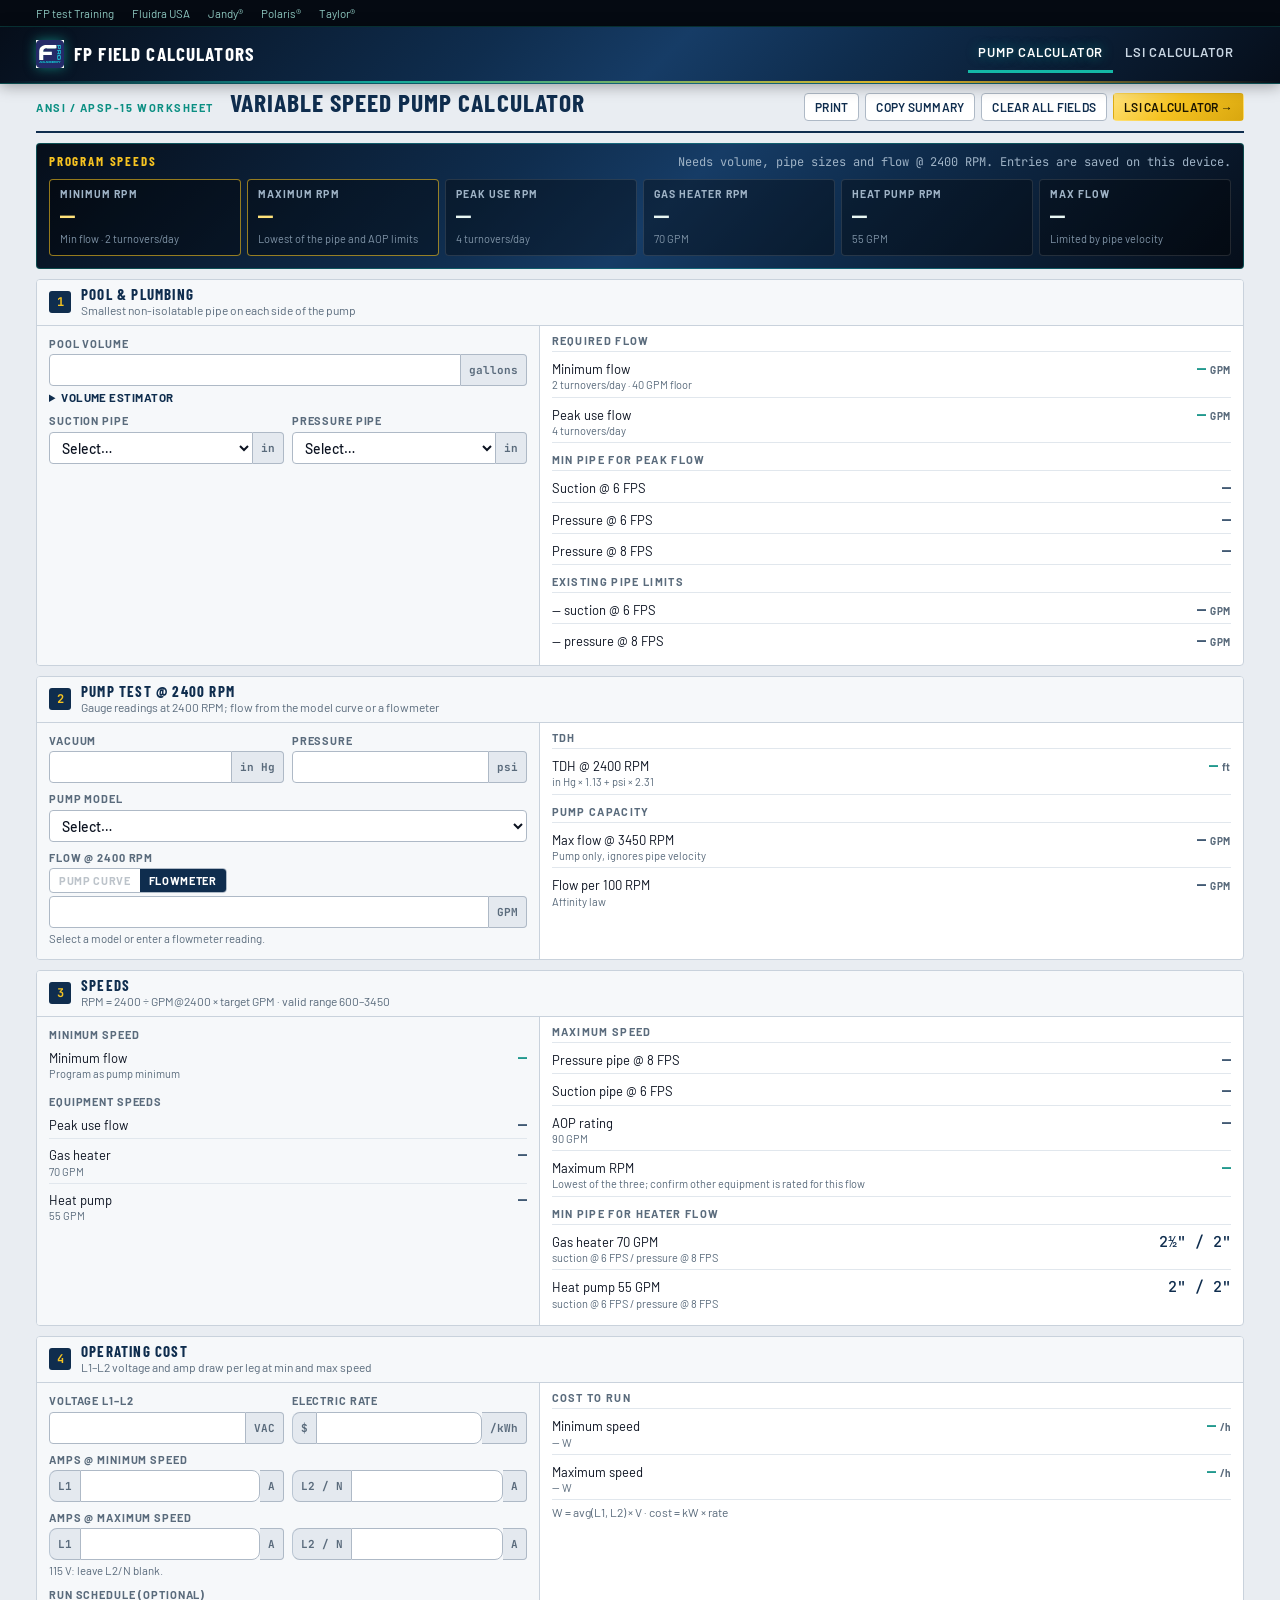
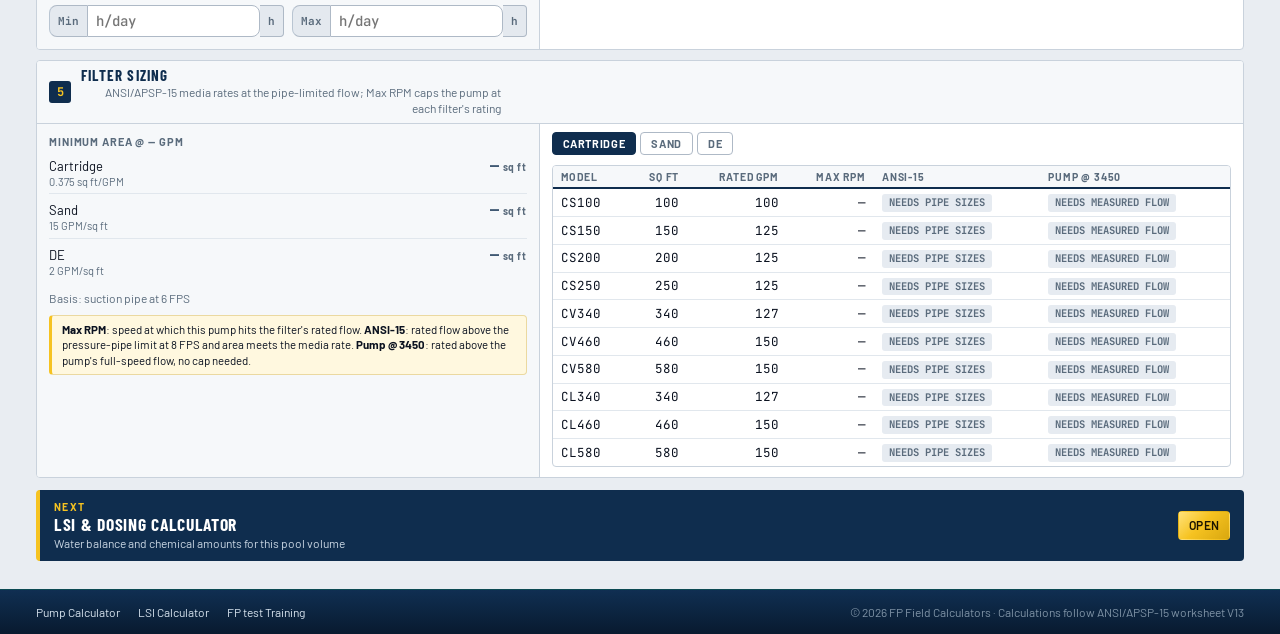
<file: index.html>
<!doctype html>
<html lang="en">
<head>
  <meta charset="utf-8">
  <meta name="viewport" content="width=device-width, initial-scale=1, viewport-fit=cover">
  <title>Variable Speed Pump Calculator</title>
  <meta name="description" content="ANSI/APSP-15 variable speed pump worksheet: flow rates, RPM settings, pipe velocity limits, filter sizing and operating cost.">
  <meta name="theme-color" content="#0F2D4E">
  <link rel="manifest" href="manifest.webmanifest">
  <link rel="icon" href="icon.svg" type="image/svg+xml">
  <link rel="preconnect" href="https://fonts.googleapis.com">
  <link rel="preconnect" href="https://fonts.gstatic.com" crossorigin>
  <link href="https://fonts.googleapis.com/css2?family=Barlow:wght@400;500;600;700&family=Barlow+Condensed:wght@600;700&family=JetBrains+Mono:wght@500;600&display=swap" rel="stylesheet">
  <link rel="stylesheet" href="css/styles.css">
</head>
<body>
  <a class="skip" href="#app">Skip to content</a>

  <div class="utility">
    <div class="wrap utility-in">
      <a href="https://fptestacademy.github.io/testacademy/" target="_blank" rel="noopener">FP test Training</a>
      <a href="https://www.fluidrausa.com/en" target="_blank" rel="noopener">Fluidra USA</a>
      <a href="https://www.jandy.com/en" target="_blank" rel="noopener">Jandy&reg;</a>
      <a href="https://www.polarispool.com/en" target="_blank" rel="noopener">Polaris&reg;</a>
      <a href="https://taylortechnologies.com/" target="_blank" rel="noopener">Taylor&reg;</a>
    </div>
  </div>
  <header class="site-header">
    <div class="wrap header-in">
      <a class="brand" href="index.html"><img src="icon.svg" alt=""><span>FP Field Calculators</span></a>
      <button class="menu-btn" id="menubtn" type="button" aria-expanded="false" aria-controls="navarea" aria-label="Menu"><span></span><span></span><span></span></button>
      <div class="nav-area" id="navarea">
        <nav class="nav" aria-label="Main">
          <a href="index.html" aria-current="page">Pump Calculator</a>
          <a href="lsi.html">LSI Calculator</a>
        </nav>
      </div>
    </div>
  </header>

  <main id="app" tabindex="-1">
    <div class="wrap">
      <div class="page-title">
        <span class="eyebrow">ANSI / APSP-15 worksheet</span>
        <h1>Variable Speed Pump Calculator</h1>
                <div class="page-actions no-print">
          <button class="btn btn-ghost btn-sm" id="printBtn" type="button">Print</button>
          <button class="btn btn-ghost btn-sm" id="copyBtn" type="button">Copy summary</button>
          <button class="btn btn-ghost btn-sm" id="clearBtn" type="button">Clear all fields</button>
          <a class="btn btn-accent btn-sm" href="lsi.html">LSI Calculator &rarr;</a>
        </div>
      </div>

      <section class="hero" aria-labelledby="heroTitle">
        <div class="hero-head">
          <div class="hero-title" id="heroTitle">Program speeds</div>
          <p class="hero-note" id="heroNote">Enter the pool, plumbing and pump readings below. Entries are saved on this device until you clear them.</p>
        </div>
        <div class="tiles">
          <div class="tile is-key"><span class="tile-label">Minimum RPM</span><span class="tile-value" id="tMin">—</span><span class="tile-sub">Min flow · 2 turnovers/day</span></div>
          <div class="tile is-key"><span class="tile-label">Maximum RPM</span><span class="tile-value" id="tMax">—</span><span class="tile-sub" id="tMaxSub">Lowest of pipe / AOP limits</span></div>
          <div class="tile"><span class="tile-label">Peak use RPM</span><span class="tile-value" id="tPeak">—</span><span class="tile-sub">4 turnovers/day</span></div>
          <div class="tile"><span class="tile-label">Gas heater RPM</span><span class="tile-value" id="tHeater">—</span><span class="tile-sub">70 GPM</span></div>
          <div class="tile"><span class="tile-label">Heat pump RPM</span><span class="tile-value" id="tHeatPump">—</span><span class="tile-sub">55 GPM</span></div>
          <div class="tile"><span class="tile-label">Max flow</span><span class="tile-value" id="tMaxGpm">—</span><span class="tile-sub" id="tMaxGpmSub">Pipe velocity limit</span></div>
        </div>
      </section>

      <div class="steps">

        <!-- STEP 1 -->
        <section class="step" aria-labelledby="s1">
          <div class="step-head"><span class="step-n">1</span><div><h2 id="s1">Pool &amp; plumbing</h2><p>Smallest non-isolatable pipe on each side of the pump</p></div></div>
          <div class="step-body">
            <div class="inputs">
              <div class="field">
                <label for="volume">Pool volume</label>
                <div class="control"><input type="number" id="volume" inputmode="decimal" min="0" step="100"><span class="unit">gallons</span></div>
                <details class="more">
                  <summary>Volume estimator</summary>
                  <div class="two" style="margin-top:8px">
                    <div class="field"><label for="estShape">Shape</label><select id="estShape"><option value="7.5">Rectangle</option><option value="5.9">Round / oval</option><option value="7.0">Kidney / freeform</option></select></div>
                    <div class="field"><label for="estLen">Length</label><div class="control"><input type="number" id="estLen" inputmode="decimal" min="0" step="1" placeholder="30"><span class="unit">ft</span></div></div>
                    <div class="field"><label for="estWid">Width</label><div class="control"><input type="number" id="estWid" inputmode="decimal" min="0" step="1" placeholder="15"><span class="unit">ft</span></div></div>
                    <div class="field"><label for="estDepth">Average depth</label><div class="control"><input type="number" id="estDepth" inputmode="decimal" min="0" step="0.5" placeholder="5"><span class="unit">ft</span></div></div>
                  </div>
                  <div class="row" style="margin-top:10px"><span class="small muted">Estimate: <strong id="estOut">—</strong></span><button type="button" class="btn btn-ghost btn-sm" id="estUse">Use this volume</button></div>
                </details>
              </div>
              <div class="two">
                <div class="field">
                  <label for="suction">Suction pipe</label>
                  <div class="control"><select id="suction"><option value="">Select…</option><option value="1">1</option><option value="1.5">1½</option><option value="2">2</option><option value="2.5">2½</option><option value="3">3</option><option value="4">4</option><option value="6">6</option></select><span class="unit">in</span></div>
                </div>
                <div class="field">
                  <label for="pressure">Pressure pipe</label>
                  <div class="control"><select id="pressure"><option value="">Select…</option><option value="1">1</option><option value="1.5">1½</option><option value="2">2</option><option value="2.5">2½</option><option value="3">3</option><option value="4">4</option><option value="6">6</option></select><span class="unit">in</span></div>
                </div>
              </div>
            </div>
            <div class="results">
              <h3>Required flow</h3>
              <div class="kv is-key"><span class="k">Minimum flow<small>2 turnovers/day · 40 GPM floor</small></span><span class="v"><span id="minFlow">—</span><small>GPM</small></span></div>
              <div class="kv is-key"><span class="k">Peak use flow<small>4 turnovers/day</small></span><span class="v"><span id="peakFlow">—</span><small>GPM</small></span></div>
              <h3>Min pipe for peak flow</h3>
              <div class="kv"><span class="k">Suction @ 6 FPS</span><span class="v" id="minSuction6">—</span></div>
              <div class="kv"><span class="k">Pressure @ 6 FPS</span><span class="v" id="minPressure6">—</span></div>
              <div class="kv"><span class="k">Pressure @ 8 FPS</span><span class="v" id="minPressure8">—</span></div>
              <h3>Existing pipe limits</h3>
              <div class="kv"><span class="k"><span id="lblSuction">—</span> suction @ 6 FPS</span><span class="v"><span id="maxGpmSuction">—</span><small>GPM</small></span></div>
              <div class="kv"><span class="k"><span id="lblPressure">—</span> pressure @ 8 FPS</span><span class="v"><span id="maxGpmPressure">—</span><small>GPM</small></span></div>
            </div>
          </div>
        </section>

        <!-- STEP 2 -->
        <section class="step" aria-labelledby="s2">
          <div class="step-head"><span class="step-n">2</span><div><h2 id="s2">Pump test @ 2400 RPM</h2><p>Gauge readings at 2400 RPM; flow from the model curve or a flowmeter</p></div></div>
          <div class="step-body">
            <div class="inputs">
              <div class="two">
                <div class="field"><label for="vacuum">Vacuum</label><div class="control"><input type="number" id="vacuum" inputmode="decimal" min="0" step="0.5"><span class="unit">in Hg</span></div></div>
                <div class="field"><label for="psi">Pressure</label><div class="control"><input type="number" id="psi" inputmode="decimal" min="0" step="0.5"><span class="unit">psi</span></div></div>
              </div>
              <div class="field">
                <label for="model">Pump model</label>
                <select id="model">
                  <option value="">Select…</option>
                  <option value="VSFHP130DVSP">VSFHP130DVSP</option>
                  <option value="VSFHP165DVSP">VSFHP165DVSP</option>
                  <option value="VSFHP185DVSP">VSFHP185DVSP</option>
                  <option value="VSFHP185DV2ASP">VSFHP185DV2ASP</option>
                  <option value="VSFHP270DV2ASP">VSFHP270DV2ASP</option>
                  <option value="VSFHP3802ASP">VSFHP3802ASP</option>
                  <option value="VSPHP270DV2ASP">VSPHP270DV2ASP</option>
                  <option value="VSSHP270DV2ASP">VSSHP270DV2ASP</option>
                  <option value="VSSHP3802ASP">VSSHP3802ASP</option>
                  <option value="other">Other / not listed</option>
                </select>
                
              </div>
              <div class="field">
                <label for="gpm2400">Flow @ 2400 RPM</label>
                <div class="row" style="gap:8px">
                  <span class="seg" role="group" aria-label="Flow source"><button type="button" id="srcCurve" aria-pressed="true">Pump curve</button><button type="button" id="srcMeter" aria-pressed="false">Flowmeter</button></span>
                </div>
                <div class="control"><input type="number" id="gpm2400" inputmode="decimal" min="1" step="1"><span class="unit">GPM</span></div>
                <span class="hint" id="flowHint"></span>
              </div>
            </div>
            <div class="results">
              <h3>TDH</h3>
              <div class="kv is-key"><span class="k">TDH @ 2400 RPM<small>in Hg × 1.13 + psi × 2.31</small></span><span class="v"><span id="tdh">—</span><small>ft</small></span></div>
              <div class="curve" id="curveBox" hidden>
                <h3><span id="curveTitle">Pump curve</span> · 2400 RPM</h3>
                <svg id="curveSvg" viewBox="0 0 420 220" role="img" aria-label="Pump curve at 2400 RPM with the operating point"></svg>
                <p class="small muted" id="curveNote" style="margin:0"></p>
              </div>
              <h3>Pump capacity</h3>
              <div class="kv"><span class="k">Max flow @ 3450 RPM<small>Pump only, ignores pipe velocity</small></span><span class="v"><span id="pumpMaxGpm">—</span><small>GPM</small></span></div>
              <div class="kv"><span class="k">Flow per 100 RPM<small>Affinity law</small></span><span class="v"><span id="gpmPerRpm">—</span><small>GPM</small></span></div>
            </div>
          </div>
        </section>

        <!-- STEP 3 -->
        <section class="step" aria-labelledby="s3">
          <div class="step-head"><span class="step-n">3</span><div><h2 id="s3">Speeds</h2><p>RPM = 2400 ÷ GPM@2400 × target GPM · valid range 600–3450</p></div></div>
          <div class="step-body">
            <div class="inputs">
              <div class="field"><span class="lbl">Minimum speed</span>
                <div class="kv is-key"><span class="k">Minimum flow<small>Program as pump minimum</small></span><span class="v" id="rpmMin">—</span></div>
              </div>
              <div class="field"><span class="lbl">Equipment speeds</span>
                <div class="kv"><span class="k">Peak use flow</span><span class="v" id="rpmPeak">—</span><p class="flag is-bad" id="flagPeak" hidden></p></div>
                <div class="kv"><span class="k">Gas heater<small>70 GPM</small></span><span class="v" id="rpmHeater">—</span><p class="flag is-bad" id="flagHeater" hidden></p></div>
                <div class="kv"><span class="k">Heat pump<small>55 GPM</small></span><span class="v" id="rpmHeatPump">—</span><p class="flag is-bad" id="flagHeatPump" hidden></p></div>
              </div>
            </div>
            <div class="results">
              <h3>Maximum speed</h3>
              <div class="kv"><span class="k">Pressure pipe @ 8 FPS</span><span class="v" id="maxRpmPressure">—</span></div>
              <div class="kv"><span class="k">Suction pipe @ 6 FPS</span><span class="v" id="maxRpmSuction">—</span></div>
              <div class="kv"><span class="k">AOP rating<small>90 GPM</small></span><span class="v" id="maxRpmAop">—</span></div>
              <div class="kv is-key"><span class="k">Maximum RPM<small>Lowest of the three; confirm other equipment is rated for this flow</small></span><span class="v" id="rpmMaxRec">—</span></div>
              <p class="flag is-info" id="flagMax" hidden></p>
              <h3>Min pipe for heater flow</h3>
              <div class="kv"><span class="k">Gas heater 70 GPM<small>suction @ 6 FPS / pressure @ 8 FPS</small></span><span class="v" id="pipeHeater">—</span></div>
              <div class="kv"><span class="k">Heat pump 55 GPM<small>suction @ 6 FPS / pressure @ 8 FPS</small></span><span class="v" id="pipeHeatPump">—</span></div>
            </div>
          </div>
        </section>

        <!-- STEP 4 -->
        <section class="step" aria-labelledby="s4">
          <div class="step-head"><span class="step-n">4</span><div><h2 id="s4">Operating cost</h2><p>L1–L2 voltage and amp draw per leg at min and max speed</p></div></div>
          <div class="step-body">
            <div class="inputs">
              <div class="two">
                <div class="field"><label for="volts">Voltage L1–L2</label><div class="control"><input type="number" id="volts" inputmode="decimal" min="0" step="1"><span class="unit">VAC</span></div></div>
                <div class="field"><label for="kwh">Electric rate</label><div class="control"><span class="unit" style="border-left:1.5px solid #B9C5D2;border-right:0;border-radius:8px 0 0 8px">$</span><input type="number" id="kwh" inputmode="decimal" min="0" step="0.01" style="border-radius:0 8px 8px 0"><span class="unit">/kWh</span></div></div>
              </div>
              <div class="field"><span class="lbl">Amps @ minimum speed</span>
                <div class="two">
                  <div class="control"><span class="unit" style="border-left:1.5px solid #B9C5D2;border-right:0;border-radius:8px 0 0 8px">L1</span><input type="number" id="ampsMinL1" inputmode="decimal" min="0" step="0.01" aria-label="L1 amps at minimum speed" style="border-radius:0 8px 8px 0"><span class="unit">A</span></div>
                  <div class="control"><span class="unit" style="border-left:1.5px solid #B9C5D2;border-right:0;border-radius:8px 0 0 8px">L2 / N</span><input type="number" id="ampsMinL2" inputmode="decimal" min="0" step="0.01" aria-label="L2 amps at minimum speed" style="border-radius:0 8px 8px 0"><span class="unit">A</span></div>
                </div>
              </div>
              <div class="field"><span class="lbl">Amps @ maximum speed</span>
                <div class="two">
                  <div class="control"><span class="unit" style="border-left:1.5px solid #B9C5D2;border-right:0;border-radius:8px 0 0 8px">L1</span><input type="number" id="ampsMaxL1" inputmode="decimal" min="0" step="0.01" aria-label="L1 amps at maximum speed" style="border-radius:0 8px 8px 0"><span class="unit">A</span></div>
                  <div class="control"><span class="unit" style="border-left:1.5px solid #B9C5D2;border-right:0;border-radius:8px 0 0 8px">L2 / N</span><input type="number" id="ampsMaxL2" inputmode="decimal" min="0" step="0.01" aria-label="L2 amps at maximum speed" style="border-radius:0 8px 8px 0"><span class="unit">A</span></div>
                </div>
                <span class="hint">115 V: leave L2/N blank.</span>
              </div>
              <div class="field"><span class="lbl">Run schedule (optional)</span>
                <div class="two">
                  <div class="control"><span class="unit" style="border-left:1.5px solid #B9C5D2;border-right:0;border-radius:8px 0 0 8px">Min</span><input type="number" id="hoursMin" inputmode="decimal" min="0" max="24" step="0.5" placeholder="h/day" aria-label="Hours per day at minimum speed" style="border-radius:0 8px 8px 0"><span class="unit">h</span></div>
                  <div class="control"><span class="unit" style="border-left:1.5px solid #B9C5D2;border-right:0;border-radius:8px 0 0 8px">Max</span><input type="number" id="hoursMax" inputmode="decimal" min="0" max="24" step="0.5" placeholder="h/day" aria-label="Hours per day at maximum speed" style="border-radius:0 8px 8px 0"><span class="unit">h</span></div>
                </div>
              </div>
            </div>
            <div class="results">
              <h3>Cost to run</h3>
              <div class="kv is-key"><span class="k">Minimum speed<small><span id="wMin">—</span> W</small></span><span class="v"><span id="costMin">—</span><small>/h</small></span></div>
              <div class="kv is-key"><span class="k">Maximum speed<small><span id="wMax">—</span> W</small></span><span class="v"><span id="costMax">—</span><small>/h</small></span></div>
              <div id="dailyBlock" hidden>
                <h3>Schedule</h3>
                <div class="kv"><span class="k">Per day</span><span class="v" id="costDay">—</span></div>
                <div class="kv"><span class="k">Per month (30 days)</span><span class="v" id="costMonth">—</span></div>
                <div class="kv"><span class="k">Per year</span><span class="v" id="costYear">—</span></div>
              </div>
              <p class="small muted">W = avg(L1, L2) × V · cost = kW × rate</p>
            </div>
          </div>
        </section>

        <!-- STEP 5 -->
        <section class="step" aria-labelledby="s5">
          <div class="step-head"><span class="step-n">5</span><div><h2 id="s5">Filter sizing</h2><p>ANSI/APSP-15 media rates at the pipe-limited flow; Max RPM caps the pump at each filter's rating</p></div></div>
          <div class="step-body">
            <div class="inputs">
              <div class="field"><span class="lbl">Minimum area @ <span id="sqftBasis">—</span> GPM</span>
                <div class="kv"><span class="k">Cartridge<small>0.375 sq ft/GPM</small></span><span class="v"><span id="sqftCart">—</span><small>sq ft</small></span></div>
                <div class="kv"><span class="k">Sand<small>15 GPM/sq ft</small></span><span class="v"><span id="sqftSand">—</span><small>sq ft</small></span></div>
                <div class="kv"><span class="k">DE<small>2 GPM/sq ft</small></span><span class="v"><span id="sqftDe">—</span><small>sq ft</small></span></div>
              </div>
              <p class="small muted">Basis: <span id="sqftWhich">—</span></p>
              <div class="notice">
                <strong>Max RPM</strong>: speed at which this pump hits the filter's rated flow. <strong>ANSI-15</strong>: rated flow above the pressure-pipe limit at 8 FPS and area meets the media rate. <strong>Pump @ 3450</strong>: rated above the pump's full-speed flow, no cap needed.
              </div>
            </div>
            <div class="results">
              <div class="tabs" role="tablist" aria-label="Filter type">
                <button class="chip" type="button" role="tab" data-type="cartridge" aria-pressed="true">Cartridge</button>
                <button class="chip" type="button" role="tab" data-type="sand" aria-pressed="false">Sand</button>
                <button class="chip" type="button" role="tab" data-type="de" aria-pressed="false">DE</button>
              </div>
              <div class="table-scroll">
                <table id="filterTable">
                  <thead><tr><th>Model</th><th class="n">Sq ft</th><th class="n">Rated GPM</th><th class="n">Max RPM</th><th>ANSI-15</th><th>Pump @ 3450</th></tr></thead>
                  <tbody></tbody>
                </table>
              </div>
            </div>
          </div>
        </section>
      </div>

      <a class="xlink no-print" href="lsi.html">
        <div>
          <div class="xlink-label">Next</div>
          <div class="xlink-title">LSI &amp; Dosing Calculator</div>
          <div class="xlink-sub">Water balance and chemical amounts for this pool volume</div>
        </div>
        <span class="btn btn-accent btn-sm">Open</span>
      </a>
    </div>
  </main>

  <footer class="site-footer">
    <div class="wrap footer-in">
      <nav class="footer-nav" aria-label="Footer">
        <a href="index.html">Pump Calculator</a>
        <a href="lsi.html">LSI Calculator</a>
        <a href="https://fptestacademy.github.io/testacademy/" target="_blank" rel="noopener">FP test Training</a>
      </nav>
      <span>&copy; <span id="year">2026</span> FP Field Calculators &middot; Calculations follow ANSI/APSP-15 worksheet V13</span>
    </div>
  </footer>

  <div id="toast" class="toast" role="status" aria-live="polite"></div>
  <script src="js/common.js"></script>
  <script src="js/pump.js"></script>
</body>
</html>
</file>
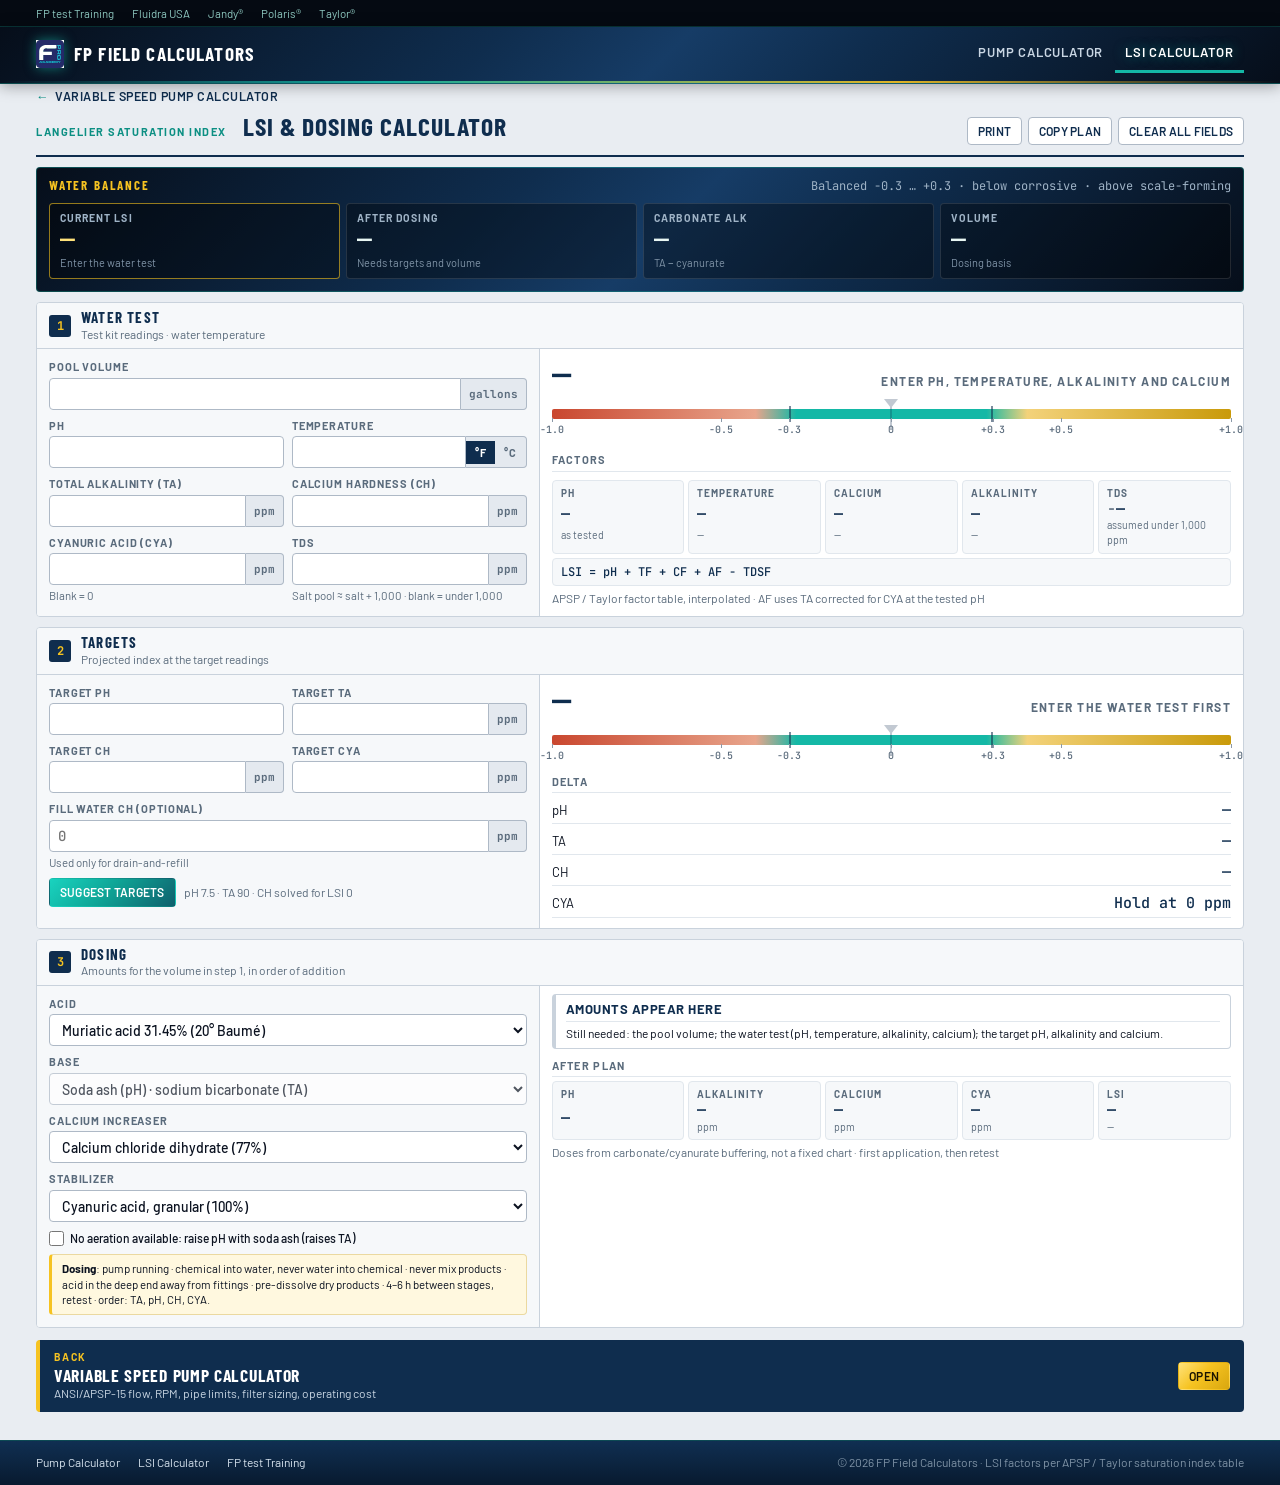
<file: lsi.html>
<!doctype html>
<html lang="en">
<head>
  <meta charset="utf-8">
  <meta name="viewport" content="width=device-width, initial-scale=1, viewport-fit=cover">
  <title>LSI &amp; Dosing Calculator</title>
  <meta name="description" content="Langelier Saturation Index for pool water with a dosing calculator: pick your chemicals and get the amounts to add for your pool volume.">
  <meta name="theme-color" content="#0F2D4E">
  <link rel="manifest" href="manifest.webmanifest">
  <link rel="icon" href="icon.svg" type="image/svg+xml">
  <link rel="preconnect" href="https://fonts.googleapis.com">
  <link rel="preconnect" href="https://fonts.gstatic.com" crossorigin>
  <link href="https://fonts.googleapis.com/css2?family=Barlow:wght@400;500;600;700&family=Barlow+Condensed:wght@600;700&family=JetBrains+Mono:wght@500;600&display=swap" rel="stylesheet">
  <link rel="stylesheet" href="css/styles.css">
</head>
<body>
  <a class="skip" href="#app">Skip to content</a>

  <div class="utility">
    <div class="wrap utility-in">
      <a href="https://fptestacademy.github.io/testacademy/" target="_blank" rel="noopener">FP test Training</a>
      <a href="https://www.fluidrausa.com/en" target="_blank" rel="noopener">Fluidra USA</a>
      <a href="https://www.jandy.com/en" target="_blank" rel="noopener">Jandy&reg;</a>
      <a href="https://www.polarispool.com/en" target="_blank" rel="noopener">Polaris&reg;</a>
      <a href="https://taylortechnologies.com/" target="_blank" rel="noopener">Taylor&reg;</a>
    </div>
  </div>
  <header class="site-header">
    <div class="wrap header-in">
      <a class="brand" href="index.html"><img src="icon.svg" alt=""><span>FP Field Calculators</span></a>
      <button class="menu-btn" id="menubtn" type="button" aria-expanded="false" aria-controls="navarea" aria-label="Menu"><span></span><span></span><span></span></button>
      <div class="nav-area" id="navarea">
        <nav class="nav" aria-label="Main">
          <a href="index.html">Pump Calculator</a>
          <a href="lsi.html" aria-current="page">LSI Calculator</a>
        </nav>
      </div>
    </div>
  </header>

  <main id="app" tabindex="-1">
    <div class="wrap">
      <div class="page-title">
        <a class="backlink" href="index.html">Variable Speed Pump Calculator</a>
        <span class="eyebrow">Langelier Saturation Index</span>
        <h1>LSI &amp; Dosing Calculator</h1>
                <div class="page-actions no-print">
          <button class="btn btn-ghost btn-sm" id="printBtn" type="button">Print</button>
          <button class="btn btn-ghost btn-sm" id="copyBtn" type="button">Copy plan</button>
          <button class="btn btn-ghost btn-sm" id="clearBtn" type="button">Clear all fields</button>
        </div>
      </div>

      <section class="hero" aria-labelledby="heroTitle">
        <div class="hero-head">
          <div class="hero-title" id="heroTitle">Water balance</div>
          <p class="hero-note">Balanced −0.3 … +0.3 · below corrosive · above scale-forming</p>
        </div>
        <div class="tiles">
          <div class="tile is-key"><span class="tile-label">Current LSI</span><span class="tile-value" id="tLsi">—</span><span class="tile-sub" id="tLsiWord">—</span></div>
          <div class="tile"><span class="tile-label">After dosing</span><span class="tile-value" id="tLsiAfter">—</span><span class="tile-sub" id="tLsiAfterWord">At targets</span></div>
          <div class="tile"><span class="tile-label">Carbonate alk</span><span class="tile-value" id="tCarb">—</span><span class="tile-sub">TA − cyanurate</span></div>
          <div class="tile"><span class="tile-label">Volume</span><span class="tile-value" id="tVol">—</span><span class="tile-sub">Dosing basis</span></div>
        </div>
      </section>

      <div class="steps">

        <!-- STEP 1 -->
        <section class="step" aria-labelledby="s1">
          <div class="step-head"><span class="step-n">1</span><div><h2 id="s1">Water test</h2><p>Test kit readings · water temperature</p></div></div>
          <div class="step-body">
            <div class="inputs">
              <div class="field">
                <label for="lsiVolume">Pool volume</label>
                <div class="control"><input type="number" id="lsiVolume" inputmode="decimal" min="0" step="100"><span class="unit">gallons</span></div>
              </div>
              <div class="two">
                <div class="field"><label for="ph">pH</label><input type="number" id="ph" inputmode="decimal" min="6" max="9" step="0.1"></div>
                <div class="field">
                  <label for="temp">Temperature</label>
                  <div class="control"><input type="number" id="temp" inputmode="decimal" step="1"><span class="unit" style="padding:0"><span class="seg" style="border:0;border-radius:0 8px 8px 0;background:transparent"><button type="button" id="unitF" aria-pressed="true">°F</button><button type="button" id="unitC" aria-pressed="false">°C</button></span></span></div>
                </div>
              </div>
              <div class="two">
                <div class="field"><label for="ta">Total alkalinity (TA)</label><div class="control"><input type="number" id="ta" inputmode="decimal" min="0" step="10"><span class="unit">ppm</span></div></div>
                <div class="field"><label for="ch">Calcium hardness (CH)</label><div class="control"><input type="number" id="ch" inputmode="decimal" min="0" step="10"><span class="unit">ppm</span></div></div>
              </div>
              <div class="two">
                <div class="field"><label for="cya">Cyanuric acid (CYA)</label><div class="control"><input type="number" id="cya" inputmode="decimal" min="0" step="5"><span class="unit">ppm</span></div><span class="hint">Blank = 0</span></div>
                <div class="field"><label for="tds">TDS</label><div class="control"><input type="number" id="tds" inputmode="decimal" min="0" step="100"><span class="unit">ppm</span></div><span class="hint">Salt pool ≈ salt + 1,000 · blank = under 1,000</span></div>
              </div>
            </div>
            <div class="results">
              <div class="gauge" aria-live="polite">
                <div class="gauge-top">
                  <span class="gauge-value" id="lsiValue">—</span>
                  <span class="gauge-word" id="lsiWord">—</span>
                </div>
                <div class="scale" aria-hidden="true">
                  <div class="scale-bar"></div>
                  <div class="scale-band" style="left:35%;width:30%"></div>
                  <div class="needle" id="needle" style="left:50%"></div>
                  <span class="scale-tick" style="left:0%">−1.0</span>
                  <span class="scale-tick" style="left:25%">−0.5</span>
                  <span class="scale-tick" style="left:35%">−0.3</span>
                  <span class="scale-tick" style="left:50%">0</span>
                  <span class="scale-tick" style="left:65%">+0.3</span>
                  <span class="scale-tick" style="left:75%">+0.5</span>
                  <span class="scale-tick" style="left:100%">+1.0</span>
                </div>
                <p class="small" id="lsiDesc" style="margin:0;max-width:none"></p>
              </div>
              <h3>Factors</h3>
              <div class="factors">
                <div class="factor"><span class="f-label">pH</span><span class="f-value" id="fPh">—</span><span class="f-sub">as tested</span></div>
                <div class="factor"><span class="f-label">Temperature</span><span class="f-value" id="fTf">—</span><span class="f-sub" id="fTfSub">—</span></div>
                <div class="factor"><span class="f-label">Calcium</span><span class="f-value" id="fCf">—</span><span class="f-sub" id="fCfSub">—</span></div>
                <div class="factor"><span class="f-label">Alkalinity</span><span class="f-value" id="fAf">—</span><span class="f-sub" id="fAfSub">—</span></div>
                <div class="factor is-minus"><span class="f-label">TDS</span><span class="f-value" id="fTds">—</span><span class="f-sub" id="fTdsSub">—</span></div>
              </div>
              <div class="formula" id="formula">LSI = pH + TF + CF + AF − TDSF</div>
              <p class="small muted">APSP / Taylor factor table, interpolated · AF uses TA corrected for CYA at the tested pH</p>
            </div>
          </div>
        </section>

        <!-- STEP 2 -->
        <section class="step" aria-labelledby="s2">
          <div class="step-head"><span class="step-n">2</span><div><h2 id="s2">Targets</h2><p>Projected index at the target readings</p></div></div>
          <div class="step-body">
            <div class="inputs">
              <div class="two">
                <div class="field"><label for="tPh">Target pH</label><input type="number" id="tPh" inputmode="decimal" min="6.8" max="8.2" step="0.1"></div>
                <div class="field"><label for="tTa">Target TA</label><div class="control"><input type="number" id="tTa" inputmode="decimal" min="0" step="10"><span class="unit">ppm</span></div></div>
              </div>
              <div class="two">
                <div class="field"><label for="tCh">Target CH</label><div class="control"><input type="number" id="tCh" inputmode="decimal" min="0" step="10"><span class="unit">ppm</span></div></div>
                <div class="field"><label for="tCya">Target CYA</label><div class="control"><input type="number" id="tCya" inputmode="decimal" min="0" step="5"><span class="unit">ppm</span></div></div>
              </div>
              <div class="field"><label for="fillCh">Fill water CH (optional)</label><div class="control"><input type="number" id="fillCh" inputmode="decimal" min="0" step="10" placeholder="0"><span class="unit">ppm</span></div><span class="hint">Used only for drain-and-refill</span></div>
              <div class="row no-print"><button class="btn btn-primary btn-sm" id="suggestBtn" type="button">Suggest targets</button><span class="small muted">pH 7.5 · TA 90 · CH solved for LSI 0</span></div>
            </div>
            <div class="results">
              <div class="gauge" aria-live="polite">
                <div class="gauge-top">
                  <span class="gauge-value" id="lsiTValue">—</span>
                  <span class="gauge-word" id="lsiTWord">—</span>
                </div>
                <div class="scale" aria-hidden="true">
                  <div class="scale-bar"></div>
                  <div class="scale-band" style="left:35%;width:30%"></div>
                  <div class="needle" id="needleT" style="left:50%"></div>
                  <span class="scale-tick" style="left:0%">−1.0</span>
                  <span class="scale-tick" style="left:25%">−0.5</span>
                  <span class="scale-tick" style="left:35%">−0.3</span>
                  <span class="scale-tick" style="left:50%">0</span>
                  <span class="scale-tick" style="left:65%">+0.3</span>
                  <span class="scale-tick" style="left:75%">+0.5</span>
                  <span class="scale-tick" style="left:100%">+1.0</span>
                </div>
              </div>
              <h3>Delta</h3>
              <div class="kv"><span class="k">pH</span><span class="v" id="dPh">—</span></div>
              <div class="kv"><span class="k">TA</span><span class="v" id="dTa">—</span></div>
              <div class="kv"><span class="k">CH</span><span class="v" id="dCh">—</span></div>
              <div class="kv"><span class="k">CYA</span><span class="v" id="dCya">—</span></div>
              <p class="flag is-bad" id="flagTarget" hidden></p>
            </div>
          </div>
        </section>

        <!-- STEP 3 -->
        <section class="step" aria-labelledby="s3">
          <div class="step-head"><span class="step-n">3</span><div><h2 id="s3">Dosing</h2><p>Amounts for the volume in step 1, in order of addition</p></div></div>
          <div class="step-body">
            <div class="inputs">
              <div class="field">
                <label for="acidType">Acid</label>
                <select id="acidType">
                  <option value="ma31">Muriatic acid 31.45% (20° Baumé)</option>
                  <option value="ma20">Muriatic acid 20%</option>
                  <option value="ma14">Muriatic acid 14.5% (low fume / half strength)</option>
                  <option value="dry">Dry acid — sodium bisulfate (93%)</option>
                </select>
              </div>
              <div class="field">
                <label for="baseNote">Base</label>
                <select id="baseNote" disabled><option>Soda ash (pH) · sodium bicarbonate (TA)</option></select>
                
              </div>
              <div class="field">
                <label for="calType">Calcium increaser</label>
                <select id="calType">
                  <option value="di77">Calcium chloride dihydrate (77%)</option>
                  <option value="an94">Calcium chloride anhydrous (94%)</option>
                </select>
              </div>
              <div class="field">
                <label for="cyaType">Stabilizer</label>
                <select id="cyaType">
                  <option value="gran">Cyanuric acid, granular (100%)</option>
                </select>
              </div>
              <label class="check"><input type="checkbox" id="noAeration"><span>No aeration available: raise pH with soda ash (raises TA)</span></label>
              <div class="notice">
                <strong>Dosing</strong>: pump running · chemical into water, never water into chemical · never mix products · acid in the deep end away from fittings · pre-dissolve dry products · 4–6 h between stages, retest · order: TA, pH, CH, CYA.
              </div>
            </div>
            <div class="results">
              <div class="plan" id="plan"></div>
              <h3>After plan</h3>
              <div class="after">
                <div class="factor"><span class="f-label">pH</span><span class="f-value" id="aPh">—</span></div>
                <div class="factor"><span class="f-label">Alkalinity</span><span class="f-value" id="aTa">—</span><span class="f-sub">ppm</span></div>
                <div class="factor"><span class="f-label">Calcium</span><span class="f-value" id="aCh">—</span><span class="f-sub">ppm</span></div>
                <div class="factor"><span class="f-label">CYA</span><span class="f-value" id="aCya">—</span><span class="f-sub">ppm</span></div>
                <div class="factor"><span class="f-label">LSI</span><span class="f-value" id="aLsi">—</span><span class="f-sub" id="aLsiWord">—</span></div>
              </div>
              <p class="small muted">Doses from carbonate/cyanurate buffering, not a fixed chart · first application, then retest</p>
            </div>
          </div>
        </section>
      </div>

      <a class="xlink no-print" href="index.html">
        <div>
          <div class="xlink-label">Back</div>
          <div class="xlink-title">Variable Speed Pump Calculator</div>
          <div class="xlink-sub">ANSI/APSP-15 flow, RPM, pipe limits, filter sizing, operating cost</div>
        </div>
        <span class="btn btn-accent btn-sm">Open</span>
      </a>
    </div>
  </main>

  <footer class="site-footer">
    <div class="wrap footer-in">
      <nav class="footer-nav" aria-label="Footer">
        <a href="index.html">Pump Calculator</a>
        <a href="lsi.html">LSI Calculator</a>
        <a href="https://fptestacademy.github.io/testacademy/" target="_blank" rel="noopener">FP test Training</a>
      </nav>
      <span>&copy; <span id="year">2026</span> FP Field Calculators &middot; LSI factors per APSP / Taylor saturation index table</span>
    </div>
  </footer>

  <div id="toast" class="toast" role="status" aria-live="polite"></div>
  <script src="js/common.js"></script>
  <script src="js/lsi.js"></script>
</body>
</html>
</file>
<file: css/styles.css>
/* FP Field Calculators — technician layout
   Same brand chrome as the FP test Training site (metal header, teal/yellow accents), but the
   working area is a dense instrument panel: flat bordered panels, tight rows, monospace readouts.
   Layout: a readout strip at the top, then numbered panels with inputs left / results right. */
:root {
  --ink: #0B1220;
  --steel: #5A6B7C;
  --paper: #E9EDF2;
  --surface: #FFFFFF;
  --panel: #F6F8FA;
  --line: #C9D2DC;
  --line-soft: #E1E7ED;
  --navy: #0F2D4E;
  --navy-deep: #071527;
  --teal: #14B8A6;
  --teal-deep: #0C8F83;
  --tag: #F6C321;
  --ok: #0F8F83;
  --warn: #B7791F;
  --danger: #C62828;
  --metal: linear-gradient(135deg, #060E1A 0%, #0F2D4E 38%, #163C66 52%, #0F2D4E 66%, #060E1A 100%);
  --metal-flat: linear-gradient(180deg, #102F52, #081A2F);
  --tealgrad: linear-gradient(135deg, #19D3BF 0%, #0FA697 45%, #0F2D4E 140%);
  --brass: linear-gradient(135deg, #FFE27A 0%, #F6C321 45%, #D9A70F 100%);

  --display: "Barlow Condensed", "Arial Narrow", "Helvetica Neue", Arial, sans-serif;
  --body: "Barlow", "Helvetica Neue", Arial, sans-serif;
  --mono: "JetBrains Mono", ui-monospace, SFMono-Regular, Menlo, Consolas, monospace;
  --radius: 4px;
  color-scheme: light;
}

*, *::before, *::after { box-sizing: border-box; }
[hidden] { display: none !important; }
html { -webkit-text-size-adjust: 100%; }
body { margin: 0; background: var(--paper); color: var(--ink); font: 400 14px/1.4 var(--body); display: flex; flex-direction: column; min-height: 100vh; padding-bottom: env(safe-area-inset-bottom, 0px); }
main { flex: 1; }
h1, h2, h3 { font-family: var(--display); font-weight: 700; line-height: 1.1; color: var(--navy); margin: 0; letter-spacing: .02em; }
p { margin: 0; }
a { color: var(--teal-deep); text-underline-offset: 3px; }
:focus-visible { outline: 2px solid var(--teal); outline-offset: 1px; }
main:focus { outline: none; }
img, svg { max-width: 100%; }
.wrap { max-width: 1240px; margin: 0 auto; padding-left: max(16px, env(safe-area-inset-left, 0px)); padding-right: max(16px, env(safe-area-inset-right, 0px)); }
.pad { padding-top: 14px; padding-bottom: 40px; }
.muted { color: var(--steel); }
.small { font-size: 12px; }
.row { display: flex; flex-wrap: wrap; gap: 8px; align-items: center; }
.sr, .skip { position: absolute; left: -9999px; }
.skip:focus { left: 12px; top: 12px; z-index: 30; background: var(--tag); color: var(--ink); padding: 8px 12px; }
.num { font-variant-numeric: tabular-nums; }

/* ---------- utility bar + header (brand chrome) ---------- */
.utility { background: #050A12; color: #7FB8B0; font-size: 11.5px; border-bottom: 1px solid rgba(20,184,166,.25); padding-top: env(safe-area-inset-top, 0px); }
.utility-in { display: flex; flex-wrap: wrap; gap: 0 18px; min-height: 26px; align-items: center; }
.utility a { color: #8FC9C1; text-decoration: none; padding: 4px 0; }
.utility a:hover { color: #fff; text-decoration: underline; }
.site-header { background: var(--metal); border-bottom: 1px solid rgba(20,184,166,.35); box-shadow: 0 2px 14px rgba(0,0,0,.35); position: sticky; top: 0; z-index: 20; }
.site-header::after { content: ""; display: block; height: 2px; background: linear-gradient(90deg, transparent, var(--teal) 30%, var(--tag) 70%, transparent); opacity: .9; }
.header-in { display: flex; align-items: center; gap: 20px; min-height: 54px; }
.brand { display: flex; align-items: center; gap: 10px; white-space: nowrap; color: #fff; text-decoration: none; font: 700 1.2rem/1 var(--display); letter-spacing: .06em; text-transform: uppercase; }
.brand img { width: 28px; height: 28px; filter: drop-shadow(0 0 6px rgba(20,184,166,.6)); }
.menu-btn { display: none; margin-left: auto; background: none; border: 1.5px solid rgba(255,255,255,.35); border-radius: var(--radius); padding: 6px 8px; cursor: pointer; }
.menu-btn span { display: block; width: 18px; height: 2px; background: #fff; margin: 4px 0; }
.nav-area { display: flex; align-items: center; margin-left: auto; }
.nav { display: flex; gap: 2px; }
.nav a { color: #C9D6E3; text-decoration: none; padding: 8px 10px; font-weight: 600; font-size: 13px; text-transform: uppercase; letter-spacing: .06em; border-bottom: 3px solid transparent; white-space: nowrap; }
.nav a:hover { color: #fff; border-color: rgba(255,255,255,.35); }
.nav a[aria-current="page"] { color: #fff; border-color: var(--teal); text-shadow: 0 0 12px rgba(20,184,166,.6); }

/* ---------- footer ---------- */
.site-footer { background: var(--metal-flat); border-top: 1px solid rgba(20,184,166,.3); color: #9FB3C6; margin-top: 28px; }
.footer-in { display: flex; flex-wrap: wrap; gap: 8px 22px; align-items: center; justify-content: space-between; min-height: 44px; padding-top: 8px; padding-bottom: 8px; font-size: 12px; }
.footer-nav { display: flex; flex-wrap: wrap; gap: 4px 18px; }
.footer-nav a { color: #D7E3EE; text-decoration: none; }
.footer-nav a:hover { text-decoration: underline; }
.site-footer span { color: #7F93A6; }

/* ---------- buttons ---------- */
.btn { display: inline-flex; align-items: center; justify-content: center; gap: 6px; font: 600 12.5px/1.2 var(--body); text-decoration: none; cursor: pointer; padding: 7px 12px; border-radius: var(--radius); border: 1px solid transparent; letter-spacing: .02em; text-transform: uppercase; }
.btn-primary { background: var(--tealgrad); color: #fff; }
.btn-primary:hover { filter: brightness(1.06); }
.btn-accent { background: var(--brass); color: #1A1400; }
.btn-ghost { color: var(--navy); border-color: #AEB9C6; background: var(--surface); }
.btn-ghost:hover { border-color: var(--teal); box-shadow: 0 0 0 2px rgba(20,184,166,.15); }
.btn-sm { padding: 6px 10px; font-size: 12px; }
.btn:disabled { opacity: .5; cursor: default; }

/* ---------- page title bar ---------- */
.page-title { display: flex; flex-wrap: wrap; gap: 6px 16px; align-items: baseline; padding: 4px 0 10px; border-bottom: 2px solid var(--navy); margin-bottom: 10px; }
.eyebrow { color: var(--teal-deep); font-weight: 700; font-size: 11px; text-transform: uppercase; letter-spacing: .14em; }
.page-title h1 { font-size: 1.6rem; text-transform: uppercase; letter-spacing: .04em; }
.page-title .lede { display: none; }
.page-actions { display: flex; flex-wrap: wrap; gap: 6px; align-items: center; margin-left: auto; }
.backlink { display: inline-flex; align-items: center; gap: 6px; font-weight: 600; font-size: 12.5px; text-decoration: none; color: var(--navy); text-transform: uppercase; letter-spacing: .04em; width: 100%; }
.backlink:hover { text-decoration: underline; }
.backlink::before { content: "\2190"; color: var(--teal-deep); }

/* ---------- readout strip ---------- */
.hero { display: grid; gap: 8px; background: var(--metal); color: #fff; border-radius: var(--radius); padding: 10px 12px 12px; margin: 0 0 10px; border: 1px solid rgba(20,184,166,.35); }
.hero-head { display: flex; flex-wrap: wrap; gap: 4px 16px; align-items: baseline; justify-content: space-between; }
.hero-title { font: 700 13px/1.1 var(--display); text-transform: uppercase; letter-spacing: .14em; color: var(--tag); }
.hero-note { color: #9FB3C6; font-size: 12px; font-family: var(--mono); }
.tiles { display: grid; grid-template-columns: repeat(auto-fit, minmax(140px, 1fr)); gap: 6px; }
.tile { background: rgba(0,0,0,.35); border: 1px solid rgba(255,255,255,.12); border-radius: var(--radius); padding: 7px 10px 8px; display: grid; gap: 1px; min-width: 0; }
.tile.is-key { border-color: rgba(246,195,33,.6); }
.tile-label { color: #9FB3C6; font-size: 10.5px; text-transform: uppercase; letter-spacing: .1em; font-weight: 700; }
.tile-value { font: 500 1.55rem/1.1 var(--mono); color: #E8F6F3; font-variant-numeric: tabular-nums; overflow-wrap: anywhere; }
.tile-value small { font: 600 10px/1 var(--body); color: #7FB8B0; margin-left: 4px; letter-spacing: .08em; }
.tile-sub { color: #7F93A6; font-size: 11px; }
.tile.is-bad .tile-value { color: #FFB4A8; font: 600 12px/1.2 var(--body); }
.tile.is-key .tile-value { color: #FFE27A; }

/* ---------- panels ---------- */
.steps { display: grid; gap: 10px; }
.step { background: var(--surface); border: 1px solid var(--line); border-radius: var(--radius); overflow: hidden; }
.step-head { display: flex; gap: 10px; align-items: center; padding: 6px 12px; border-bottom: 1px solid var(--line); background: var(--panel); }
.step-n { flex: 0 0 22px; height: 22px; border-radius: 3px; background: var(--navy); color: var(--tag); display: inline-flex; align-items: center; justify-content: center; font: 700 12px var(--mono); }
.step-head h2 { font-size: 15px; text-transform: uppercase; letter-spacing: .08em; }
.step-head p { color: var(--steel); font-size: 12px; margin-left: auto; text-align: right; max-width: 60ch; }
.step-body { display: grid; grid-template-columns: minmax(0, 5fr) minmax(0, 7fr); }
.step-body > * { min-width: 0; }
.inputs { padding: 10px 12px 12px; display: grid; gap: 8px; align-content: start; border-right: 1px solid var(--line); background: var(--panel); }
.results { padding: 8px 12px 10px; display: grid; gap: 4px; align-content: start; }
.results h3 { margin: 6px 0 0; font: 700 11px/1.3 var(--body); color: var(--steel); text-transform: uppercase; letter-spacing: .12em; padding-bottom: 3px; border-bottom: 1px solid var(--line-soft); }
.results h3:first-child { margin-top: 0; }

/* fields */
.field { display: grid; gap: 3px; }
.field label, .field > .lbl { font-weight: 700; font-size: 11px; color: var(--steel); text-transform: uppercase; letter-spacing: .08em; }
.field .hint { color: var(--steel); font-size: 11.5px; line-height: 1.35; }
.control { display: flex; align-items: stretch; }
.control input, .control select { flex: 1; min-width: 0; }
.control .unit { display: inline-flex; align-items: center; padding: 0 8px; border: 1px solid #AEB9C6; border-left: 0; border-radius: 0 var(--radius) var(--radius) 0; background: #E4E9EF; color: var(--steel); font: 700 11px var(--mono); white-space: nowrap; }
.control input:has(+ .unit), .control select:has(+ .unit) { border-radius: var(--radius) 0 0 var(--radius); }
input, select { font: 500 14px var(--mono); color: var(--ink); background: var(--surface); border: 1px solid #AEB9C6; border-radius: var(--radius); padding: 6px 8px; width: 100%; font-variant-numeric: tabular-nums; height: 32px; }
select { font-family: var(--body); font-weight: 500; }
input:focus, select:focus { border-color: var(--teal); box-shadow: 0 0 0 2px rgba(20,184,166,.2); outline: none; }
input[type=number] { -moz-appearance: textfield; appearance: textfield; }
input[readonly] { background: #EEF3F7; color: var(--navy); font-weight: 600; }
.two { display: grid; grid-template-columns: 1fr 1fr; gap: 8px; }
.seg { display: inline-flex; border: 1px solid #AEB9C6; border-radius: var(--radius); overflow: hidden; background: var(--surface); }
.seg button { background: transparent; border: 0; padding: 5px 9px; font: 700 11px var(--body); text-transform: uppercase; letter-spacing: .06em; color: var(--steel); cursor: pointer; }
.seg button[aria-pressed="true"] { background: var(--navy); color: #fff; }
.seg button:disabled { opacity: .4; cursor: default; }
.check { display: flex; align-items: flex-start; gap: 6px; font-weight: 500; font-size: 12px; }
.check input { width: 15px; height: 15px; margin: 1px 0 0; flex: 0 0 auto; accent-color: var(--teal-deep); }

/* result rows */
.kv { display: grid; grid-template-columns: minmax(0, 1fr) auto; gap: 2px 12px; align-items: baseline; padding: 4px 0; border-bottom: 1px solid var(--line-soft); }
.kv:last-child { border-bottom: 0; }
.kv .k { color: var(--ink); font-size: 13px; }
.kv .k small { display: block; color: var(--steel); font-size: 11px; line-height: 1.3; }
.kv .v { font: 500 15px/1.1 var(--mono); color: var(--navy); font-variant-numeric: tabular-nums; text-align: right; white-space: nowrap; }
.kv .v small { font: 700 10px/1 var(--body); color: var(--steel); margin-left: 4px; letter-spacing: .06em; }
.kv.is-key .v { color: var(--teal-deep); font-weight: 700; }
.kv .v.is-text { font: 600 12px/1.3 var(--body); color: var(--danger); white-space: normal; max-width: 24ch; }
.kv .flag { grid-column: 1 / -1; }
.flag { display: flex; gap: 6px; align-items: flex-start; font-size: 12px; line-height: 1.35; padding: 5px 8px; border-radius: var(--radius); border-left: 3px solid var(--warn); background: #FFF6D6; color: #5E3F08; margin: 2px 0; }
.flag.is-bad { border-left-color: var(--danger); background: #FBEAE9; color: #7A1C17; }
.flag.is-ok { border-left-color: var(--ok); background: #E4F6F2; color: #0B5B53; }
.flag.is-info { border-left-color: var(--navy); background: #E9EFF6; color: #163C66; }
.pill { display: inline-block; padding: 1px 7px; border-radius: 3px; font: 700 10.5px/1.5 var(--mono); white-space: nowrap; background: #E6EBF1; color: var(--steel); text-transform: uppercase; }
.pill.ok { background: #D8F5F0; color: #0C6F66; }
.pill.bad { background: #FBEAE9; color: #9A1F19; }
.pill.warn { background: #FFF1C9; color: #7A5410; }

/* tables */
.tabs { display: flex; gap: 4px; margin: 0 0 6px; }
.chip { background: var(--surface); border: 1px solid #AEB9C6; color: var(--steel); border-radius: var(--radius); padding: 4px 10px; font: 700 11px var(--body); text-transform: uppercase; letter-spacing: .06em; cursor: pointer; }
.chip:hover { border-color: var(--teal); }
.chip[aria-pressed="true"] { background: var(--navy); border-color: var(--navy); color: #fff; }
.table-scroll { overflow-x: auto; border: 1px solid var(--line); border-radius: var(--radius); }
table { border-collapse: collapse; width: 100%; font-size: 12.5px; }
th, td { text-align: left; padding: 4px 8px; border-bottom: 1px solid var(--line-soft); white-space: nowrap; font-variant-numeric: tabular-nums; }
td { font-family: var(--mono); }
th { font: 700 10.5px var(--body); color: var(--steel); text-transform: uppercase; letter-spacing: .08em; border-bottom: 2px solid var(--navy); background: var(--panel); }
td.n, th.n { text-align: right; }
tbody tr:last-child td { border-bottom: 0; }
tbody tr.is-fit td:first-child { font-weight: 700; color: var(--teal-deep); }
tbody tr.is-dim td { color: #8B99A8; }

/* pump curve */
.curve { display: grid; gap: 4px; }
.curve svg { width: 100%; height: auto; max-width: 100%; background: var(--surface); border: 1px solid var(--line-soft); border-radius: var(--radius); }
.curve .grid { stroke: #E6EBF1; stroke-width: 1; }
.curve .axis { stroke: #8B99A8; stroke-width: 1; }
.curve .tick { fill: var(--steel); font: 500 10px var(--mono); }
.curve .lbl { fill: var(--steel); font: 700 9.5px var(--body); letter-spacing: .08em; text-transform: uppercase; }
.curve .line { fill: none; stroke: var(--navy); stroke-width: 2.2; stroke-linecap: round; stroke-linejoin: round; }
.curve .guide { stroke: var(--teal-deep); stroke-width: 1.2; stroke-dasharray: 3 3; }
.curve .pt { fill: var(--tag); stroke: var(--navy); stroke-width: 2; }
.curve .ptlbl { fill: var(--navy); font: 700 11px var(--mono); }

/* LSI gauge */
.gauge { display: grid; gap: 4px; padding: 2px 0; }
.gauge-top { display: flex; flex-wrap: wrap; gap: 4px 14px; align-items: baseline; justify-content: space-between; }
.gauge-value { font: 600 2rem/1 var(--mono); color: var(--navy); font-variant-numeric: tabular-nums; }
.gauge-value.is-low { color: #8A2E1E; }
.gauge-value.is-high { color: #6A5100; }
.gauge-value.is-ok { color: var(--teal-deep); }
.gauge-word { font: 700 12px/1.2 var(--body); text-transform: uppercase; letter-spacing: .12em; color: var(--steel); }
.scale { position: relative; height: 40px; margin-top: 2px; }
.scale-bar { position: absolute; left: 0; right: 0; top: 12px; height: 10px; border-radius: 2px; background: linear-gradient(90deg, #C9472F 0%, #E8A58C 30%, #14B8A6 36%, #14B8A6 64%, #F3D27A 70%, #C99A0A 100%); }
.scale-tick { position: absolute; top: 26px; transform: translateX(-50%); font: 500 10px var(--mono); color: var(--steel); }
.scale-tick::before { content: ""; position: absolute; left: 50%; top: -5px; width: 1px; height: 4px; background: #8B99A8; }
.scale-band { position: absolute; top: 9px; height: 16px; border-left: 2px solid var(--navy); border-right: 2px solid var(--navy); opacity: .55; }
.needle { position: absolute; top: 2px; width: 0; height: 0; transform: translateX(-50%); border-left: 7px solid transparent; border-right: 7px solid transparent; border-top: 9px solid var(--navy); transition: left .2s ease; }
.needle::after { content: ""; position: absolute; left: -1px; top: -1px; width: 2px; height: 22px; background: var(--navy); }
.factors { display: grid; grid-template-columns: repeat(auto-fit, minmax(84px, 1fr)); gap: 4px; margin-top: 4px; }
.factor { background: var(--panel); border: 1px solid var(--line-soft); border-radius: var(--radius); padding: 5px 8px; display: grid; gap: 1px; min-width: 0; }
.factor .f-label { font-size: 10px; color: var(--steel); text-transform: uppercase; letter-spacing: .1em; font-weight: 700; }
.factor .f-value { font: 600 15px/1.1 var(--mono); color: var(--navy); font-variant-numeric: tabular-nums; }
.factor .f-sub { font-size: 10.5px; color: var(--steel); }
.factor.is-minus .f-value::before { content: "\2212"; color: var(--steel); }
.formula { font: 500 12px var(--mono); color: var(--navy); background: var(--panel); border: 1px solid var(--line-soft); padding: 5px 8px; border-radius: var(--radius); overflow-x: auto; white-space: nowrap; }

/* dosing plan */
.plan { display: grid; gap: 6px; }
.dose { background: var(--surface); border: 1px solid var(--line); border-left: 4px solid var(--teal); border-radius: var(--radius); padding: 7px 10px; display: grid; gap: 3px; }
.dose.is-none { border-left-color: var(--line); }
.dose.is-drain { border-left-color: var(--navy); }
.dose.is-air { border-left-color: var(--tag); }
.dose-head h3 { font: 700 13px/1.2 var(--body); text-transform: uppercase; letter-spacing: .04em; color: var(--navy); }
.dose-amt { display: flex; flex-wrap: wrap; gap: 2px 10px; align-items: baseline; }
.dose-amt .big { font: 600 1.25rem/1.1 var(--mono); color: var(--teal-deep); font-variant-numeric: tabular-nums; }
.dose-amt .alt { color: var(--steel); font: 500 11.5px var(--mono); }
.dose p { font-size: 12px; color: var(--ink); line-height: 1.35; }
.after { display: grid; grid-template-columns: repeat(auto-fit, minmax(84px, 1fr)); gap: 4px; }

.notice { background: #FFF8DF; border: 1px solid #EBD9A0; border-left: 3px solid var(--tag); padding: 6px 10px; border-radius: var(--radius); font-size: 11.5px; line-height: 1.35; }
.notice ul { margin: 3px 0 0; padding-left: 16px; }
.notice li { margin: 1px 0; }
details.more summary { cursor: pointer; font-weight: 700; color: var(--navy); font-size: 11.5px; text-transform: uppercase; letter-spacing: .04em; }
details.more[open] summary { margin-bottom: 6px; }
.toast { position: fixed; left: 50%; bottom: calc(20px + env(safe-area-inset-bottom, 0px)); transform: translate(-50%, 20px); background: var(--navy-deep); color: #fff; padding: 8px 14px; border-radius: var(--radius); opacity: 0; pointer-events: none; transition: opacity .2s, transform .2s; z-index: 40; border: 1px solid rgba(20,184,166,.5); font-size: 13px; }
.toast.show { opacity: 1; transform: translate(-50%, 0); }

/* cross-link bar */
.xlink { display: flex; flex-wrap: wrap; gap: 8px 16px; align-items: center; justify-content: space-between; background: var(--navy); color: #fff; border-radius: var(--radius); padding: 10px 14px; margin-top: 12px; border-left: 4px solid var(--tag); text-decoration: none; }
.xlink:hover { filter: brightness(1.1); }
.xlink-label { color: var(--tag); font-weight: 700; font-size: 10.5px; text-transform: uppercase; letter-spacing: .14em; }
.xlink-title { font: 700 1.1rem/1.15 var(--display); text-transform: uppercase; letter-spacing: .04em; }
.xlink-sub { color: #C9D6E3; font-size: 12px; }

/* ---------- responsive ---------- */
@media (max-width: 900px) {
  .step-body { grid-template-columns: 1fr; }
  .inputs { border-right: 0; border-bottom: 1px solid var(--line); }
  .step-head p { margin-left: 0; text-align: left; }
  .step-head { flex-wrap: wrap; }
}
@media (max-width: 800px) {
  .menu-btn { display: block; }
  .nav-area { display: none; width: 100%; flex-direction: column; align-items: stretch; margin: 0; padding: 6px 0 10px; border-top: 1px solid rgba(255,255,255,.15); }
  .nav-area.open { display: flex; }
  .header-in { flex-wrap: wrap; }
  .nav { flex-direction: column; }
  .nav a { border-bottom: 1px solid rgba(255,255,255,.12); border-left: 3px solid transparent; padding: 10px 8px; }
  .nav a[aria-current="page"] { border-bottom-color: rgba(255,255,255,.12); border-left-color: var(--teal); }
  .page-actions { margin-left: 0; }
  .kv .v.is-text { max-width: none; }
}
@media (max-width: 560px) {
  .footer-in { justify-content: center; text-align: center; }
  .two { grid-template-columns: 1fr; }
  .tiles { grid-template-columns: 1fr 1fr; }
}
@media (prefers-reduced-motion: reduce) { .toast, .needle { transition: none; } }

/* ---------- print ---------- */
@media print {
  body { background: #fff; color: #000; font-size: 10pt; }
  .utility, .site-header, .site-footer, .page-actions, .menu-btn, .xlink, .toast, .tabs, .no-print { display: none !important; }
  .hero { background: #0F2D4E !important; -webkit-print-color-adjust: exact; print-color-adjust: exact; }
  .step { border: 1px solid #999; break-inside: avoid; }
  .step-body { grid-template-columns: 1fr 1fr; }
  input, select { border: 0; border-bottom: 1px solid #999; border-radius: 0; padding: 2px 4px; background: #fff; height: auto; }
  .control .unit { border: 0; background: none; }
  .pad { padding-top: 0; }
  a[href]::after { content: ""; }
}
</file>
